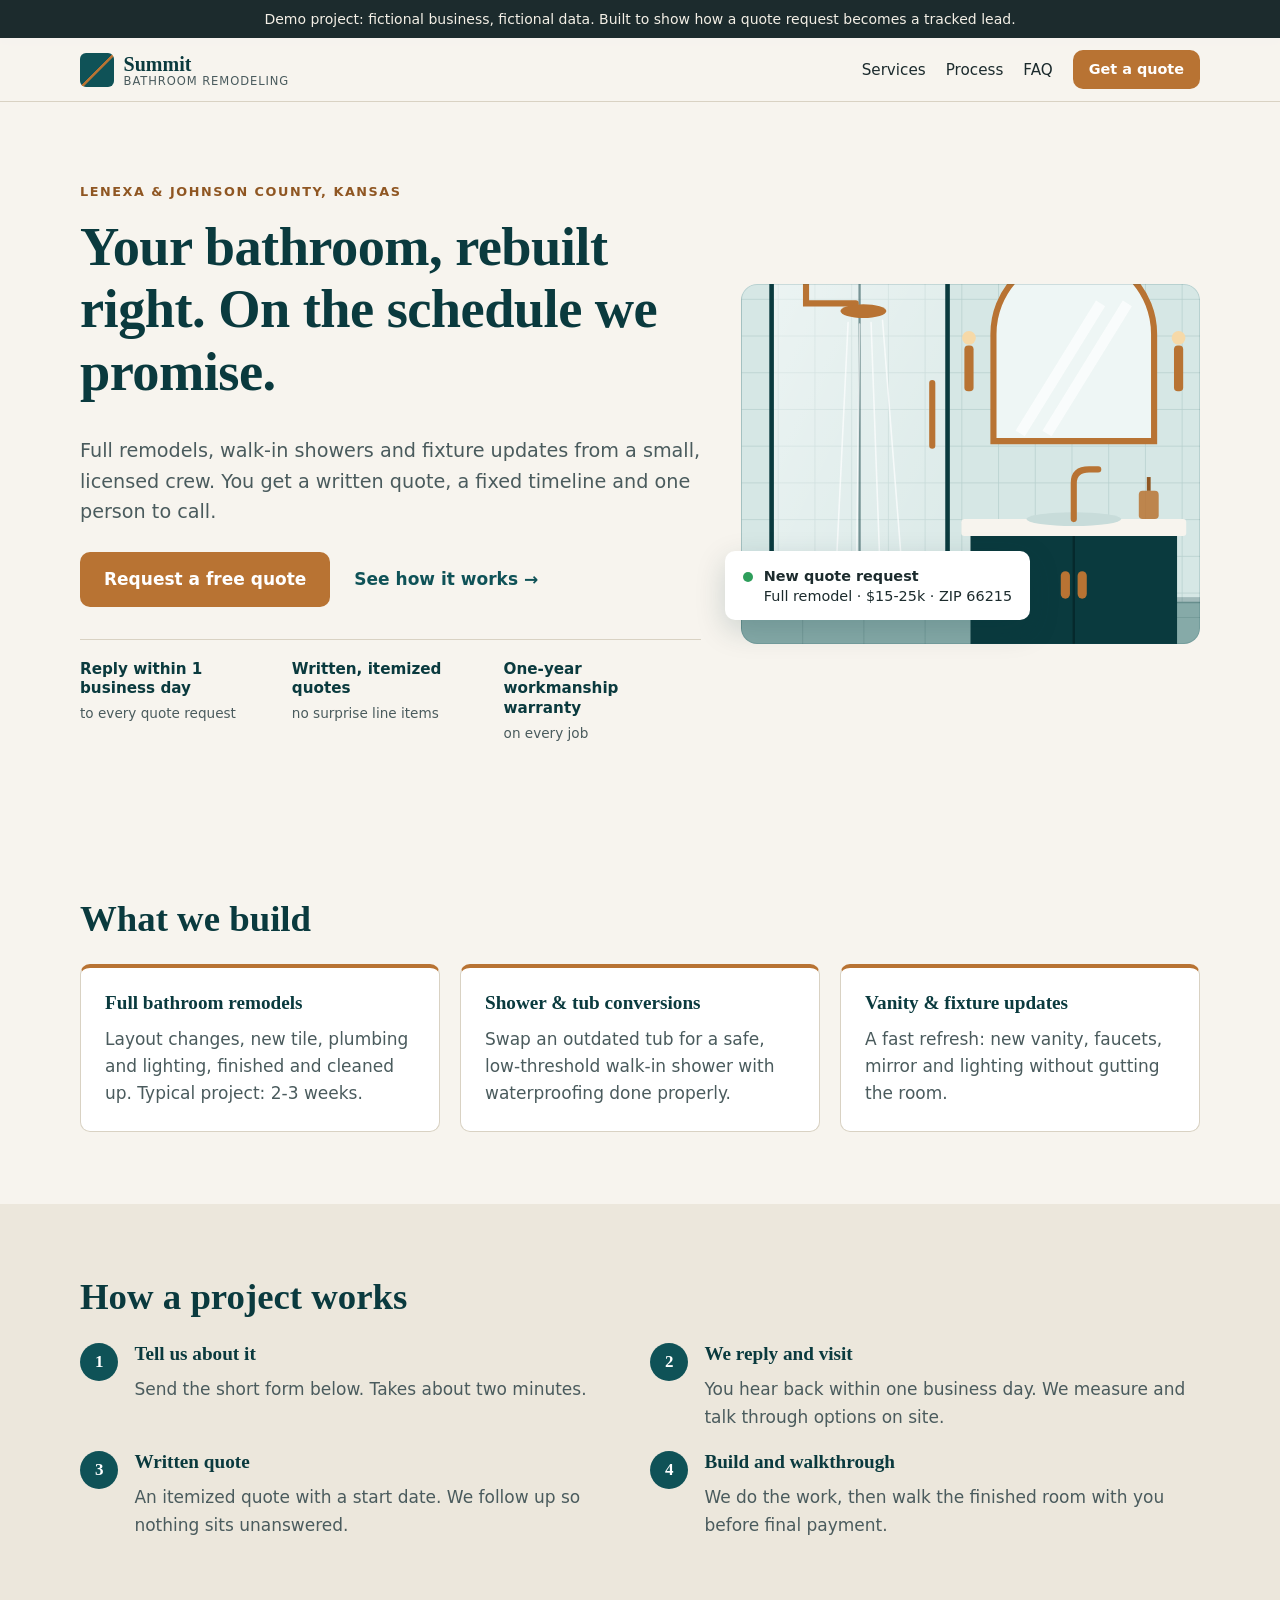
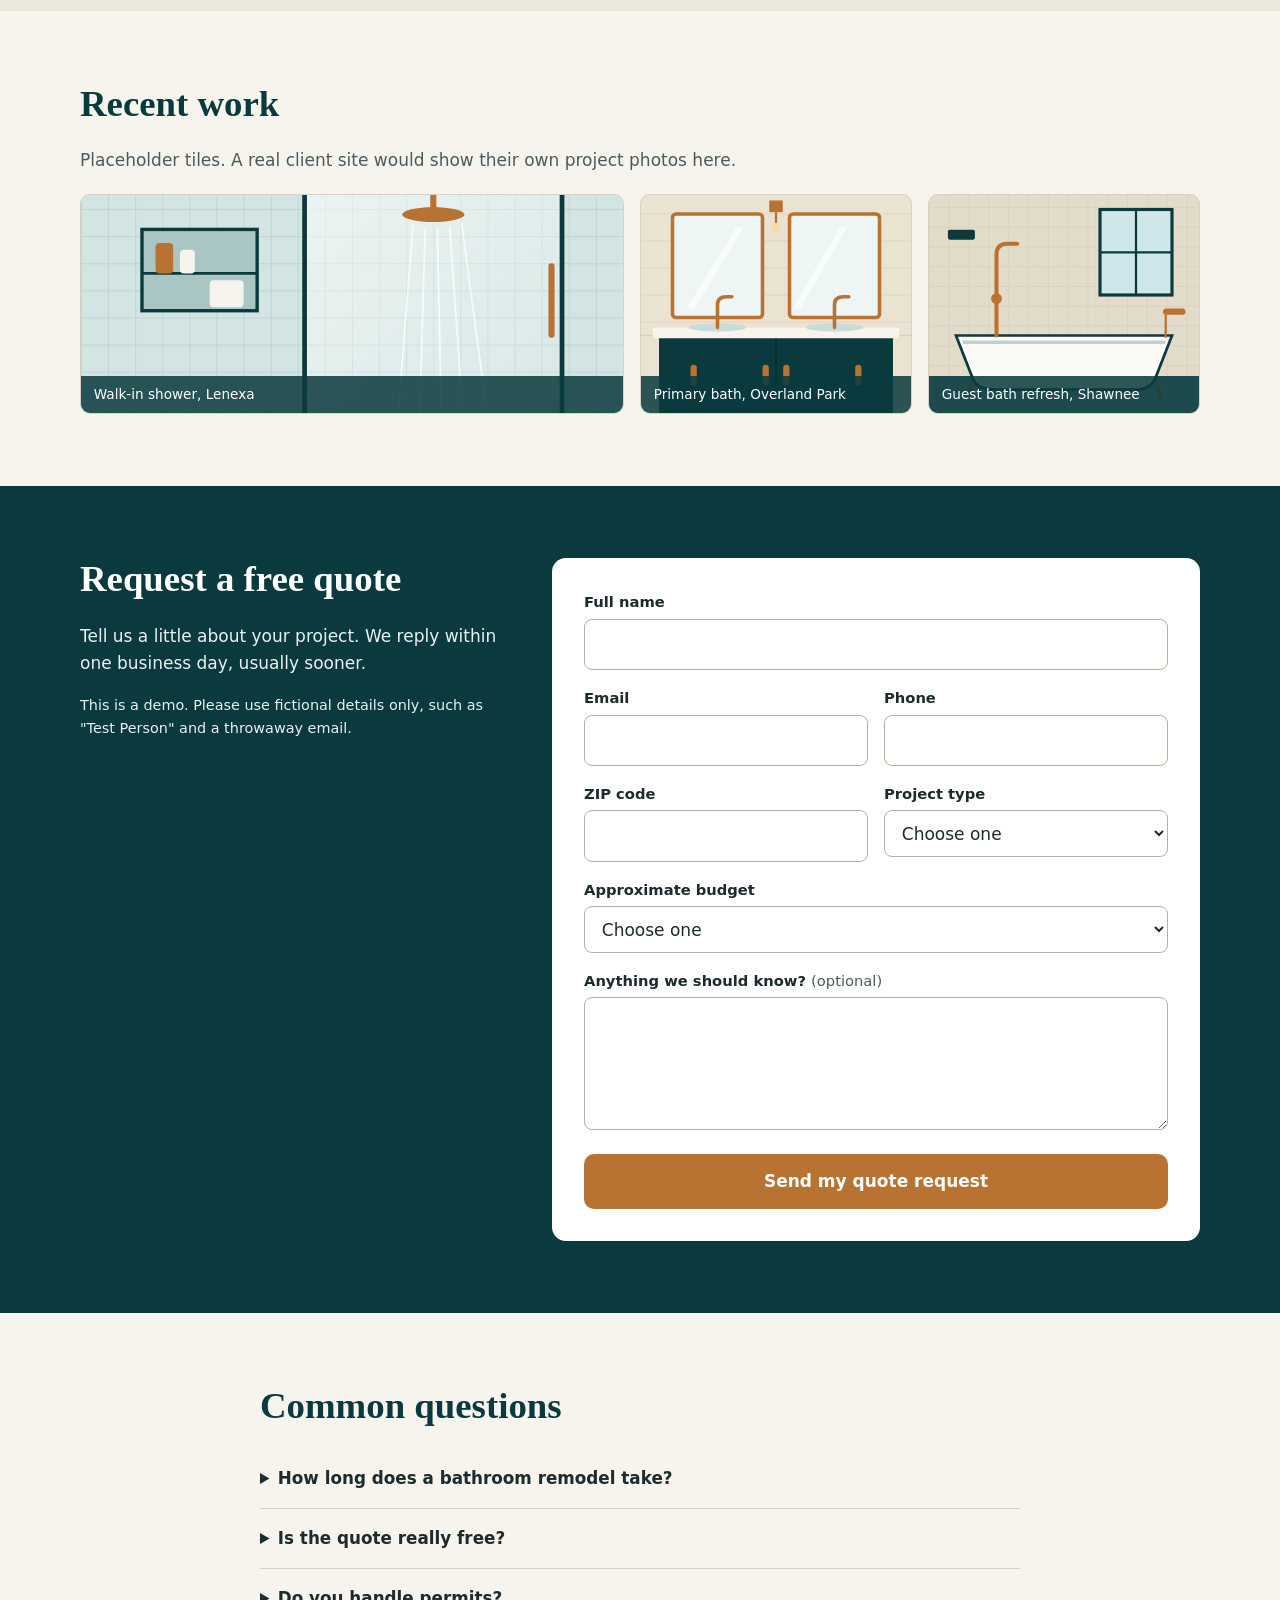
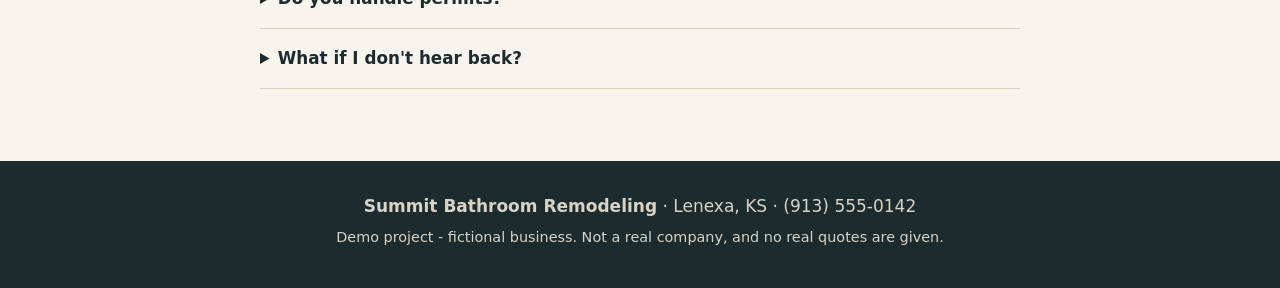
<file: index.html>
<!DOCTYPE html>
<html lang="en">
<head>
  <meta charset="utf-8">
  <meta name="viewport" content="width=device-width, initial-scale=1">
  <title>Summit Bathroom Remodeling | Lenexa, KS (Demo)</title>
  <meta name="description" content="Demo website for a fictional bathroom remodeler, built to show a quote-request form with automatic lead tracking and follow-up.">
  <link rel="stylesheet" href="css/styles.css">
</head>
<body>

  <div class="demo-banner" role="note">
    Demo project: fictional business, fictional data. Built to show how a quote request becomes a tracked lead.
  </div>

  <header class="site-header">
    <div class="wrap header-inner">
      <a class="brand" href="#top" aria-label="Summit Bathroom Remodeling, home">
        <span class="brand-mark" aria-hidden="true"></span>
        <span>Summit <small>Bathroom Remodeling</small></span>
      </a>
      <nav aria-label="Main">
        <a href="#services">Services</a>
        <a href="#process">Process</a>
        <a href="#faq">FAQ</a>
        <a class="btn btn-small" href="#quote">Get a quote</a>
      </nav>
    </div>
  </header>

  <main id="top">

    <section class="hero">
      <div class="wrap hero-grid">
        <div class="hero-copy">
          <p class="eyebrow">Lenexa &amp; Johnson County, Kansas</p>
          <h1>Your bathroom, rebuilt right. On the schedule we promise.</h1>
          <p class="lead">Full remodels, walk-in showers and fixture updates from a small, licensed crew. You get a written quote, a fixed timeline and one person to call.</p>
          <div class="hero-actions">
            <a class="btn" href="#quote">Request a free quote</a>
            <a class="link-arrow" href="#process">See how it works</a>
          </div>
          <ul class="trust">
            <li><strong>Reply within 1 business day</strong><span>to every quote request</span></li>
            <li><strong>Written, itemized quotes</strong><span>no surprise line items</span></li>
            <li><strong>One-year workmanship warranty</strong><span>on every job</span></li>
          </ul>
        </div>
        <div class="hero-art" aria-hidden="true">
          <div class="tile-wall"></div>
          <div class="hero-card">
            <span class="dot"></span>
            <p><strong>New quote request</strong><br>Full remodel · $15-25k · ZIP 66215</p>
          </div>
        </div>
      </div>
    </section>

    <section id="services" class="section">
      <div class="wrap">
        <h2>What we build</h2>
        <div class="cards">
          <article class="card">
            <h3>Full bathroom remodels</h3>
            <p>Layout changes, new tile, plumbing and lighting, finished and cleaned up. Typical project: 2-3 weeks.</p>
          </article>
          <article class="card">
            <h3>Shower &amp; tub conversions</h3>
            <p>Swap an outdated tub for a safe, low-threshold walk-in shower with waterproofing done properly.</p>
          </article>
          <article class="card">
            <h3>Vanity &amp; fixture updates</h3>
            <p>A fast refresh: new vanity, faucets, mirror and lighting without gutting the room.</p>
          </article>
        </div>
      </div>
    </section>

    <section id="process" class="section section-tint">
      <div class="wrap">
        <h2>How a project works</h2>
        <ol class="steps">
          <li><span class="num">1</span><div><h3>Tell us about it</h3><p>Send the short form below. Takes about two minutes.</p></div></li>
          <li><span class="num">2</span><div><h3>We reply and visit</h3><p>You hear back within one business day. We measure and talk through options on site.</p></div></li>
          <li><span class="num">3</span><div><h3>Written quote</h3><p>An itemized quote with a start date. We follow up so nothing sits unanswered.</p></div></li>
          <li><span class="num">4</span><div><h3>Build and walkthrough</h3><p>We do the work, then walk the finished room with you before final payment.</p></div></li>
        </ol>
      </div>
    </section>

    <section class="section">
      <div class="wrap">
        <h2>Recent work</h2>
        <p class="muted">Placeholder tiles. A real client site would show their own project photos here.</p>
        <div class="gallery" aria-hidden="true">
          <div class="g g1"><span>Walk-in shower, Lenexa</span></div>
          <div class="g g2"><span>Primary bath, Overland Park</span></div>
          <div class="g g3"><span>Guest bath refresh, Shawnee</span></div>
        </div>
      </div>
    </section>

    <section id="quote" class="section section-dark">
      <div class="wrap quote-grid">
        <div class="quote-intro">
          <h2>Request a free quote</h2>
          <p>Tell us a little about your project. We reply within one business day, usually sooner.</p>
          <p class="small">This is a demo. Please use fictional details only, such as "Test Person" and a throwaway email.</p>
        </div>

        <form id="quote-form" class="form" novalidate>
          <div class="field">
            <label for="name">Full name</label>
            <input id="name" name="name" type="text" autocomplete="name" required>
            <p class="error" id="name-error" role="alert"></p>
          </div>

          <div class="row">
            <div class="field">
              <label for="email">Email</label>
              <input id="email" name="email" type="email" autocomplete="email" required>
              <p class="error" id="email-error" role="alert"></p>
            </div>
            <div class="field">
              <label for="phone">Phone</label>
              <input id="phone" name="phone" type="tel" autocomplete="tel" inputmode="tel" required>
              <p class="error" id="phone-error" role="alert"></p>
            </div>
          </div>

          <div class="row">
            <div class="field">
              <label for="zip">ZIP code</label>
              <input id="zip" name="zip" type="text" inputmode="numeric" autocomplete="postal-code" maxlength="10" required>
              <p class="error" id="zip-error" role="alert"></p>
            </div>
            <div class="field">
              <label for="project">Project type</label>
              <select id="project" name="project" required>
                <option value="">Choose one</option>
                <option>Full bathroom remodel</option>
                <option>Shower or tub conversion</option>
                <option>Vanity and fixtures update</option>
                <option>Other</option>
              </select>
              <p class="error" id="project-error" role="alert"></p>
            </div>
          </div>

          <div class="field">
            <label for="budget">Approximate budget</label>
            <select id="budget" name="budget" required>
              <option value="">Choose one</option>
              <option>Under $5,000</option>
              <option>$5,000 - $15,000</option>
              <option>$15,000 - $25,000</option>
              <option>$25,000+</option>
              <option>Not sure yet</option>
            </select>
            <p class="error" id="budget-error" role="alert"></p>
          </div>

          <div class="field">
            <label for="message">Anything we should know? <span class="opt">(optional)</span></label>
            <textarea id="message" name="message" rows="4" maxlength="1000"></textarea>
          </div>

          <!-- Honeypot: hidden from people, bots tend to fill it in. -->
          <div class="hp" aria-hidden="true">
            <label for="company_website">Leave this field empty</label>
            <input id="company_website" name="company_website" type="text" tabindex="-1" autocomplete="off">
          </div>

          <button class="btn btn-block" id="submit-btn" type="submit">Send my quote request</button>
          <p class="form-status" id="form-status" role="status" aria-live="polite"></p>
        </form>
      </div>
    </section>

    <section id="faq" class="section">
      <div class="wrap narrow">
        <h2>Common questions</h2>
        <details>
          <summary>How long does a bathroom remodel take?</summary>
          <p>Most full remodels take two to three weeks once materials are on site. Smaller updates can be done in a few days.</p>
        </details>
        <details>
          <summary>Is the quote really free?</summary>
          <p>Yes. The site visit and written quote are free, with no obligation.</p>
        </details>
        <details>
          <summary>Do you handle permits?</summary>
          <p>We pull any permits the job requires and schedule the inspections.</p>
        </details>
        <details>
          <summary>What if I don't hear back?</summary>
          <p>That shouldn't happen, and if it does, call us. Every request is tracked until someone has replied.</p>
        </details>
      </div>
    </section>

  </main>

  <footer class="site-footer">
    <div class="wrap">
      <p><strong>Summit Bathroom Remodeling</strong> · Lenexa, KS · (913) 555-0142</p>
      <p class="small">Demo project - fictional business. Not a real company, and no real quotes are given.</p>
    </div>
  </footer>

  <script src="js/form.js"></script>
</body>
</html>
</file>
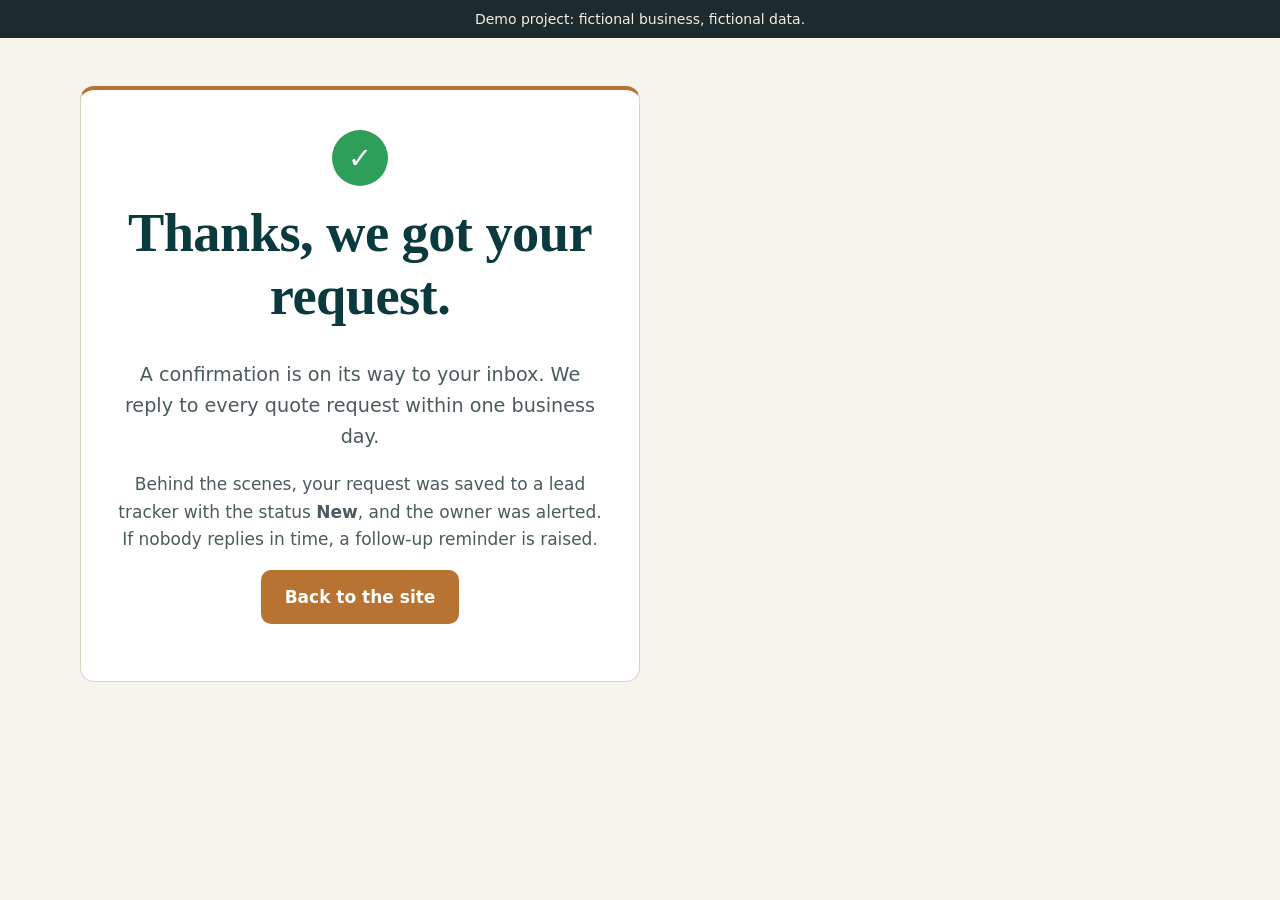
<file: thank-you.html>
<!DOCTYPE html>
<html lang="en">
<head>
  <meta charset="utf-8">
  <meta name="viewport" content="width=device-width, initial-scale=1">
  <meta name="robots" content="noindex">
  <title>Request received | Summit Bathroom Remodeling (Demo)</title>
  <link rel="stylesheet" href="css/styles.css">
</head>
<body>
  <div class="demo-banner" role="note">Demo project: fictional business, fictional data.</div>
  <main class="thanks">
    <div class="wrap">
      <div class="thanks-card">
        <div class="tick" aria-hidden="true">&#10003;</div>
        <h1>Thanks, we got your request.</h1>
        <p class="lead">A confirmation is on its way to your inbox. We reply to every quote request within one business day.</p>
        <p class="muted">Behind the scenes, your request was saved to a lead tracker with the status <strong>New</strong>, and the owner was alerted. If nobody replies in time, a follow-up reminder is raised.</p>
        <p><a class="btn" href="index.html">Back to the site</a></p>
      </div>
    </div>
  </main>
</body>
</html>
</file>
<file: css/styles.css>
/* ---------- Design tokens ---------- */
:root {
  --ink: #1c2b2d;
  --ink-soft: #4a5b5d;
  --bg: #f7f4ee;
  --bg-tint: #ece7dc;
  --card: #ffffff;
  --teal: #0f5257;
  --teal-dark: #0a3a3e;
  --brass: #b87333;
  --brass-dark: #8f5622;
  --line: #d9d2c3;
  --danger: #b3261e;
  --radius: 10px;
  --serif: "Iowan Old Style", "Palatino Linotype", Palatino, Georgia, serif;
  --sans: system-ui, -apple-system, "Segoe UI", Roboto, Helvetica, Arial, sans-serif;
}

*, *::before, *::after { box-sizing: border-box; }
html { scroll-behavior: smooth; }
body {
  margin: 0;
  font-family: var(--sans);
  font-size: 1.0625rem;
  line-height: 1.6;
  color: var(--ink);
  background: var(--bg);
}
img, svg { max-width: 100%; display: block; }
a { color: var(--teal); }
.wrap { width: min(1120px, 100% - 2rem); margin-inline: auto; }
.narrow { max-width: 760px; }
.small { font-size: 0.9rem; }
.muted { color: var(--ink-soft); }

h1, h2, h3 { font-family: var(--serif); line-height: 1.15; margin: 0 0 0.6em; color: var(--teal-dark); }
h1 { font-size: clamp(2.1rem, 5vw, 3.4rem); letter-spacing: -0.01em; }
h2 { font-size: clamp(1.7rem, 3.4vw, 2.3rem); }
h3 { font-size: 1.2rem; }
p { margin: 0 0 1em; }

:focus-visible { outline: 3px solid var(--brass); outline-offset: 2px; }

/* ---------- Demo banner ---------- */
.demo-banner {
  background: var(--ink);
  color: #f3efe6;
  text-align: center;
  font-size: 0.875rem;
  padding: 0.5rem 1rem;
}

/* ---------- Header ---------- */
.site-header {
  position: sticky; top: 0; z-index: 10;
  background: rgba(247, 244, 238, 0.94);
  backdrop-filter: blur(6px);
  border-bottom: 1px solid var(--line);
}
.header-inner { display: flex; align-items: center; justify-content: space-between; gap: 1rem; padding: 0.75rem 0; }
.brand { display: flex; align-items: center; gap: 0.6rem; text-decoration: none; color: var(--teal-dark); font-family: var(--serif); font-weight: 700; font-size: 1.25rem; line-height: 1.1; }
.brand small { display: block; font-family: var(--sans); font-weight: 500; font-size: 0.72rem; letter-spacing: 0.08em; text-transform: uppercase; color: var(--ink-soft); }
.brand-mark { width: 34px; height: 34px; border-radius: 6px; background:
  linear-gradient(135deg, transparent 49%, var(--brass) 50% 54%, transparent 55%),
  var(--teal); flex: none; }
nav { display: flex; align-items: center; gap: 1.25rem; }
nav a { text-decoration: none; color: var(--ink); font-weight: 500; font-size: 0.95rem; }
nav a:hover { color: var(--brass-dark); }
nav .btn { color: #fff; }
@media (max-width: 640px) { nav a:not(.btn) { display: none; } }

/* ---------- Buttons ---------- */
.btn {
  display: inline-block; text-align: center; cursor: pointer;
  background: var(--brass); color: #fff; text-decoration: none;
  border: 0; border-radius: var(--radius);
  padding: 0.85rem 1.5rem; font: inherit; font-weight: 700;
  transition: background 0.15s, transform 0.15s;
}
.btn:hover { background: var(--brass-dark); }
.btn:active { transform: translateY(1px); }
.btn[disabled] { opacity: 0.6; cursor: wait; }
.btn-small { padding: 0.5rem 1rem; font-size: 0.9rem; }
.btn-block { width: 100%; }
.link-arrow { font-weight: 600; text-decoration: none; }
.link-arrow::after { content: " \2192"; }

/* ---------- Hero ---------- */
.hero { padding: clamp(2.5rem, 7vw, 5rem) 0; }
.hero-grid { display: grid; gap: 2.5rem; grid-template-columns: 1.15fr 0.85fr; align-items: center; }
.eyebrow { text-transform: uppercase; letter-spacing: 0.12em; font-size: 0.8rem; font-weight: 700; color: var(--brass-dark); margin-bottom: 0.8rem; }
.lead { font-size: 1.2rem; color: var(--ink-soft); max-width: 36em; }
.hero-actions { display: flex; align-items: center; gap: 1.5rem; flex-wrap: wrap; margin: 1.5rem 0 2rem; }
.trust { list-style: none; padding: 0; margin: 0; display: grid; gap: 0.9rem; grid-template-columns: repeat(3, 1fr); border-top: 1px solid var(--line); padding-top: 1.25rem; }
.trust strong { display: block; font-size: 0.95rem; color: var(--teal-dark); line-height: 1.3; }
.trust span { font-size: 0.85rem; color: var(--ink-soft); }

.hero-art { position: relative; min-height: 360px; }
.tile-wall {
  position: absolute; inset: 0; border-radius: 16px;
  background: url("../assets/hero-bathroom.svg") center / cover no-repeat, #cfe3e1;
  box-shadow: inset 0 0 0 1px rgba(15, 82, 87, 0.15);
  overflow: hidden;
}
.hero-card {
  position: absolute; left: -1rem; bottom: 1.5rem;
  background: var(--card); border-radius: var(--radius);
  padding: 0.9rem 1.1rem; display: flex; gap: 0.7rem; align-items: flex-start;
  box-shadow: 0 10px 30px rgba(10, 58, 62, 0.18); font-size: 0.9rem; line-height: 1.4;
}
.hero-card p { margin: 0; }
.dot { width: 10px; height: 10px; border-radius: 50%; background: #2e9e5b; margin-top: 0.4rem; flex: none; }

@media (max-width: 860px) {
  .hero-grid { grid-template-columns: 1fr; }
  .hero-art { min-height: 200px; order: -1; }
  .hero-card { left: 0.75rem; }
  .trust { grid-template-columns: 1fr; }
}

/* ---------- Sections ---------- */
.section { padding: clamp(2.5rem, 6vw, 4.5rem) 0; }
.section-tint { background: var(--bg-tint); }
.section-dark { background: var(--teal-dark); color: #eaf1f0; }
.section-dark h2 { color: #fff; }
.section-dark a { color: #f2c89a; }

.cards { display: grid; gap: 1.25rem; grid-template-columns: repeat(3, 1fr); margin-top: 1.5rem; }
.card { background: var(--card); border: 1px solid var(--line); border-radius: var(--radius); padding: 1.5rem; border-top: 4px solid var(--brass); }
.card p { margin: 0; color: var(--ink-soft); }
@media (max-width: 760px) { .cards { grid-template-columns: 1fr; } }

.steps { list-style: none; padding: 0; margin: 1.5rem 0 0; display: grid; gap: 1.25rem; grid-template-columns: repeat(2, 1fr); }
.steps li { display: flex; gap: 1rem; }
.steps p { margin: 0; color: var(--ink-soft); }
.num { flex: none; width: 2.4rem; height: 2.4rem; border-radius: 50%; background: var(--teal); color: #fff; display: grid; place-items: center; font-family: var(--serif); font-weight: 700; }
@media (max-width: 760px) { .steps { grid-template-columns: 1fr; } }

.gallery { display: grid; gap: 1rem; grid-template-columns: 2fr 1fr 1fr; margin-top: 1.25rem; }
.g { min-height: 220px; border-radius: var(--radius); position: relative; overflow: hidden; border: 1px solid var(--line); }
.g span { position: absolute; left: 0; bottom: 0; right: 0; background: rgba(10, 58, 62, 0.85); color: #fff; font-size: 0.85rem; padding: 0.5rem 0.8rem; }
.g1 { background: url("../assets/gallery-shower.svg") center / cover no-repeat, #cfe0de; }
.g2 { background: url("../assets/gallery-vanity.svg") center / cover no-repeat, #e6dcc8; }
.g3 { background: url("../assets/gallery-tub.svg") center / cover no-repeat, #e3dccb; }
@media (max-width: 760px) { .gallery { grid-template-columns: 1fr; } .g { min-height: 150px; } }

/* ---------- Quote form ---------- */
.quote-grid { display: grid; gap: 2.5rem; grid-template-columns: 0.8fr 1.2fr; align-items: start; }
@media (max-width: 860px) { .quote-grid { grid-template-columns: 1fr; } }
.form { background: var(--card); color: var(--ink); border-radius: 14px; padding: clamp(1.25rem, 3vw, 2rem); }
.row { display: grid; gap: 1rem; grid-template-columns: 1fr 1fr; }
@media (max-width: 560px) { .row { grid-template-columns: 1fr; } }
.field { margin-bottom: 1rem; }
label { display: block; font-weight: 600; font-size: 0.92rem; margin-bottom: 0.3rem; }
.opt { font-weight: 400; color: var(--ink-soft); }
input, select, textarea {
  width: 100%; font: inherit; color: var(--ink);
  padding: 0.7rem 0.8rem; background: #fff;
  border: 1.5px solid #b9b19f; border-radius: 8px;
}
input:focus, select:focus, textarea:focus { border-color: var(--teal); outline: 3px solid rgba(15, 82, 87, 0.2); }
input[aria-invalid="true"], select[aria-invalid="true"] { border-color: var(--danger); }
.error { color: var(--danger); font-size: 0.85rem; margin: 0.3rem 0 0; min-height: 0; }
.error:empty { display: none; }
.hp { position: absolute; left: -9999px; width: 1px; height: 1px; overflow: hidden; }
.form-status { margin: 0.9rem 0 0; font-size: 0.95rem; }
.form-status:empty { display: none; }
.form-status.is-error { color: var(--danger); }
.form-status.is-ok { color: #1b6b3a; }

/* ---------- FAQ ---------- */
details { border-bottom: 1px solid var(--line); padding: 1rem 0; }
summary { cursor: pointer; font-weight: 600; font-size: 1.05rem; }
details p { margin: 0.7rem 0 0; color: var(--ink-soft); }

/* ---------- Footer ---------- */
.site-footer { background: var(--ink); color: #d8d3c6; padding: 2rem 0; text-align: center; }
.site-footer p { margin: 0 0 0.4rem; }

/* ---------- Thank-you page ---------- */
.thanks { min-height: 70vh; display: grid; place-items: center; padding: 3rem 0; text-align: center; }
.thanks-card { max-width: 560px; background: var(--card); border: 1px solid var(--line); border-top: 4px solid var(--brass); border-radius: 14px; padding: 2.5rem 2rem; }
.tick { width: 56px; height: 56px; border-radius: 50%; background: #2e9e5b; color: #fff; display: grid; place-items: center; font-size: 1.8rem; margin: 0 auto 1rem; }

@media (prefers-reduced-motion: reduce) {
  html { scroll-behavior: auto; }
  .btn { transition: none; }
}
</file>
